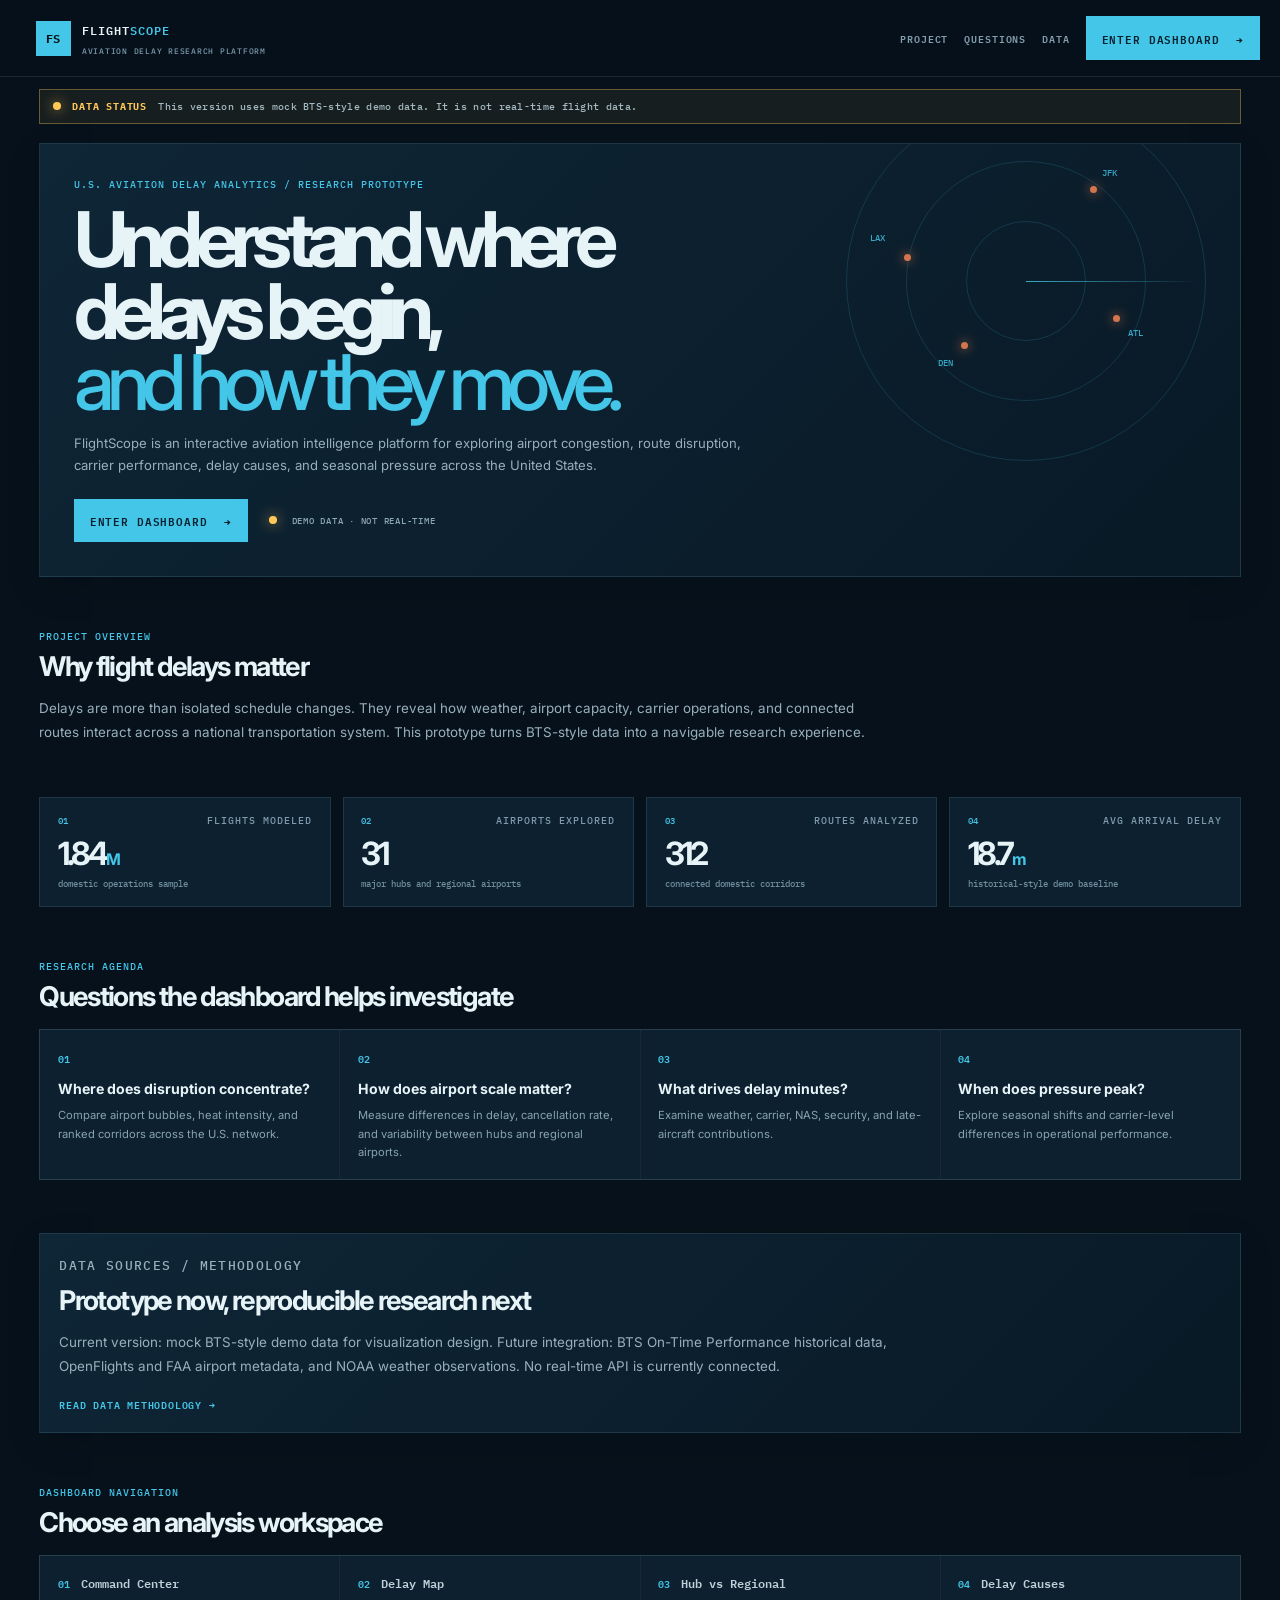
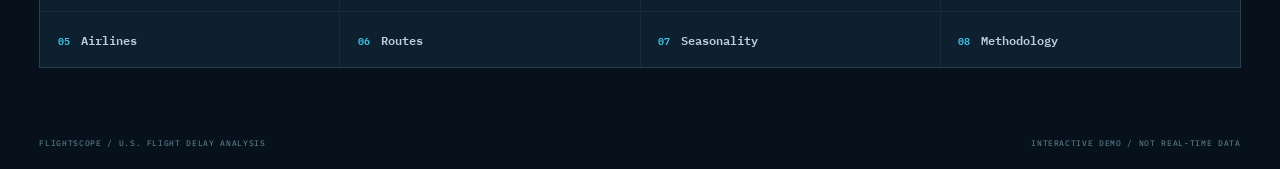
<file: index.html>
<!DOCTYPE html>
<html lang="en">
<head>
  <meta charset="UTF-8"><meta name="viewport" content="width=device-width, initial-scale=1.0">
  <meta name="description" content="FlightScope U.S. aviation delay analytics research platform">
  <title>FlightScope | U.S. Flight Delay Research</title>
  <link rel="preconnect" href="https://fonts.googleapis.com"><link rel="preconnect" href="https://fonts.gstatic.com" crossorigin>
  <link href="https://fonts.googleapis.com/css2?family=IBM+Plex+Mono:wght@400;500;600&family=Inter:wght@400;500;600;700;800&display=swap" rel="stylesheet">
  <link rel="stylesheet" href="./style.css">
</head>
<body class="landing">
  <header class="landing-nav"><a class="brand" href="./index.html"><span class="brand-mark">FS</span><span>FLIGHT<em>SCOPE</em><small>AVIATION DELAY RESEARCH PLATFORM</small></span></a><nav><a href="#overview">PROJECT</a><a href="#questions">QUESTIONS</a><a href="#sources">DATA</a><a class="button" href="./overview.html">ENTER DASHBOARD <b>→</b></a></nav></header>
  <main class="landing-main">
    <div class="data-status" role="status"><span class="demo-dot"></span><strong>Data status</strong><p>This version uses mock BTS-style demo data. It is not real-time flight data.</p></div>
    <section class="hero landing-hero panel"><div class="hero-copy"><p class="kicker cyan">U.S. AVIATION DELAY ANALYTICS / RESEARCH PROTOTYPE</p><h1>Understand where delays begin,<br><span>and how they move.</span></h1><p>FlightScope is an interactive aviation intelligence platform for exploring airport congestion, route disruption, carrier performance, delay causes, and seasonal pressure across the United States.</p><div class="hero-actions"><a class="button" href="./overview.html">ENTER DASHBOARD <b>→</b></a><span><i class="demo-dot"></i> DEMO DATA · NOT REAL-TIME</span></div></div><div class="hero-radar" aria-label="Decorative route radar"><div class="radar ring-1"></div><div class="radar ring-2"></div><div class="radar ring-3"></div><i class="scan"></i><i class="radar-point p1"></i><i class="radar-point p2"></i><i class="radar-point p3"></i><i class="radar-point p4"></i><span class="radar-label rl1">JFK</span><span class="radar-label rl2">ATL</span><span class="radar-label rl3">DEN</span><span class="radar-label rl4">LAX</span></div></section>
    <section class="landing-section" id="overview"><p class="kicker cyan">PROJECT OVERVIEW</p><h2>Why flight delays matter</h2><p class="section-lede">Delays are more than isolated schedule changes. They reveal how weather, airport capacity, carrier operations, and connected routes interact across a national transportation system. This prototype turns BTS-style data into a navigable research experience.</p></section>
    <section class="stats-grid landing-stats" aria-label="Key project metrics"><article class="metric-card"><div><span>01</span><small>FLIGHTS MODELED</small></div><strong>1.84<em>M</em></strong><p>domestic operations sample</p></article><article class="metric-card"><div><span>02</span><small>AIRPORTS EXPLORED</small></div><strong>31</strong><p>major hubs and regional airports</p></article><article class="metric-card"><div><span>03</span><small>ROUTES ANALYZED</small></div><strong>312</strong><p>connected domestic corridors</p></article><article class="metric-card"><div><span>04</span><small>AVG ARRIVAL DELAY</small></div><strong>18.7<em>m</em></strong><p>historical-style demo baseline</p></article></section>
    <section class="landing-section" id="questions"><p class="kicker cyan">RESEARCH AGENDA</p><h2>Questions the dashboard helps investigate</h2><div class="question-grid"><article><span>01</span><h3>Where does disruption concentrate?</h3><p>Compare airport bubbles, heat intensity, and ranked corridors across the U.S. network.</p></article><article><span>02</span><h3>How does airport scale matter?</h3><p>Measure differences in delay, cancellation rate, and variability between hubs and regional airports.</p></article><article><span>03</span><h3>What drives delay minutes?</h3><p>Examine weather, carrier, NAS, security, and late-aircraft contributions.</p></article><article><span>04</span><h3>When does pressure peak?</h3><p>Explore seasonal shifts and carrier-level differences in operational performance.</p></article></div></section>
    <section class="landing-section panel landing-sources" id="sources"><p class="kicker cyan">DATA SOURCES / METHODOLOGY</p><h2>Prototype now, reproducible research next</h2><p>Current version: mock BTS-style demo data for visualization design. Future integration: BTS On-Time Performance historical data, OpenFlights and FAA airport metadata, and NOAA weather observations. No real-time API is currently connected.</p><a class="text-link" href="./methodology.html">READ DATA METHODOLOGY →</a></section>
    <section class="landing-section"><p class="kicker cyan">DASHBOARD NAVIGATION</p><h2>Choose an analysis workspace</h2><div class="workspace-grid"><a href="./overview.html"><b>01</b><span>Command Center</span></a><a href="./map.html"><b>02</b><span>Delay Map</span></a><a href="./hub-vs-regional.html"><b>03</b><span>Hub vs Regional</span></a><a href="./delay-causes.html"><b>04</b><span>Delay Causes</span></a><a href="./airlines.html"><b>05</b><span>Airlines</span></a><a href="./routes.html"><b>06</b><span>Routes</span></a><a href="./seasonality.html"><b>07</b><span>Seasonality</span></a><a href="./methodology.html"><b>08</b><span>Methodology</span></a></div></section>
    <footer><span>FLIGHTSCOPE / U.S. FLIGHT DELAY ANALYSIS</span><span>INTERACTIVE DEMO / NOT REAL-TIME DATA</span></footer>
  </main>
</body>
</html>
</file>
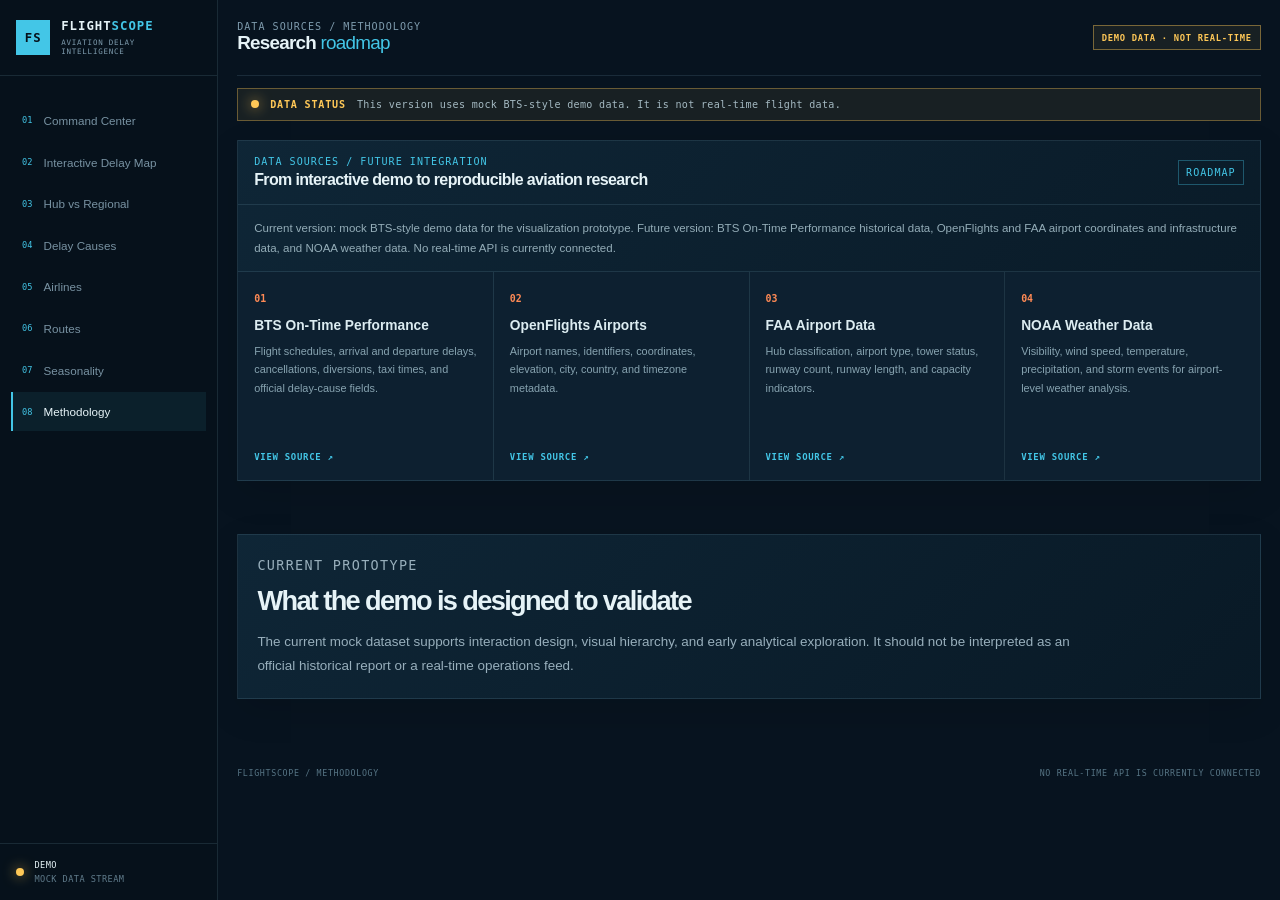
<file: methodology.html>
<!DOCTYPE html><html lang="en"><head><meta charset="UTF-8"><meta name="viewport" content="width=device-width, initial-scale=1.0"><title>FlightScope | Methodology</title><link rel="stylesheet" href="./style.css"></head><body>
<aside class="sidebar"><a class="brand" href="./index.html"><span class="brand-mark">FS</span><span>FLIGHT<em>SCOPE</em><small>AVIATION DELAY INTELLIGENCE</small></span></a><nav><a href="./overview.html"><b>01</b><span>Command Center</span></a><a href="./map.html"><b>02</b><span>Interactive Delay Map</span></a><a href="./hub-vs-regional.html"><b>03</b><span>Hub vs Regional</span></a><a href="./delay-causes.html"><b>04</b><span>Delay Causes</span></a><a href="./airlines.html"><b>05</b><span>Airlines</span></a><a href="./routes.html"><b>06</b><span>Routes</span></a><a href="./seasonality.html"><b>07</b><span>Seasonality</span></a><a class="active" href="./methodology.html"><b>08</b><span>Methodology</span></a></nav><div class="sidebar-foot"><span class="demo-dot"></span><div><strong>DEMO</strong><small>MOCK DATA STREAM</small></div></div></aside>
<main class="shell"><header class="topbar"><div><p class="kicker">DATA SOURCES / METHODOLOGY</p><h1>Research <span>roadmap</span></h1></div><div class="topbar-actions"><span class="header-demo-badge">DEMO DATA · NOT REAL-TIME</span></div></header><div class="data-status"><span class="demo-dot"></span><strong>Data status</strong><p>This version uses mock BTS-style demo data. It is not real-time flight data.</p></div>
<section class="analysis-section panel sources-panel page-lead"><header class="panel-head"><div><p class="kicker cyan">DATA SOURCES / FUTURE INTEGRATION</p><h2>From interactive demo to reproducible aviation research</h2></div><span class="tiny-badge">ROADMAP</span></header><p class="sources-intro">Current version: mock BTS-style demo data for the visualization prototype. Future version: BTS On-Time Performance historical data, OpenFlights and FAA airport coordinates and infrastructure data, and NOAA weather data. No real-time API is currently connected.</p><div class="sources-grid"><article><span>01</span><h3>BTS On-Time Performance</h3><p>Flight schedules, arrival and departure delays, cancellations, diversions, taxi times, and official delay-cause fields.</p><a href="https://www.transtats.bts.gov/ontime/" target="_blank" rel="noreferrer">VIEW SOURCE ↗</a></article><article><span>02</span><h3>OpenFlights Airports</h3><p>Airport names, identifiers, coordinates, elevation, city, country, and timezone metadata.</p><a href="https://openflights.org/data.html" target="_blank" rel="noreferrer">VIEW SOURCE ↗</a></article><article><span>03</span><h3>FAA Airport Data</h3><p>Hub classification, airport type, tower status, runway count, runway length, and capacity indicators.</p><a href="https://www.faa.gov/airports" target="_blank" rel="noreferrer">VIEW SOURCE ↗</a></article><article><span>04</span><h3>NOAA Weather Data</h3><p>Visibility, wind speed, temperature, precipitation, and storm events for airport-level weather analysis.</p><a href="https://www.ncei.noaa.gov/cdo-web/" target="_blank" rel="noreferrer">VIEW SOURCE ↗</a></article></div></section>
<section class="landing-section panel methodology-note"><p class="kicker cyan">CURRENT PROTOTYPE</p><h2>What the demo is designed to validate</h2><p>The current mock dataset supports interaction design, visual hierarchy, and early analytical exploration. It should not be interpreted as an official historical report or a real-time operations feed.</p></section>
<footer><span>FLIGHTSCOPE / METHODOLOGY</span><span>NO REAL-TIME API IS CURRENTLY CONNECTED</span></footer></main></body></html>
</file>
<file: style.css>
:root{--bg:#07131f;--deep:#091927;--panel:#0d2030;--panel2:#102737;--line:rgba(139,187,208,.14);--cyan:#43c6e7;--teal:#1fa5b7;--orange:#ff8a55;--amber:#ffc857;--green:#5bd39a;--red:#fa6b74;--text:#e6f3f7;--muted:#7e9bad;--mono:"IBM Plex Mono",monospace;--sans:"Inter",sans-serif}
/* Core dashboard layout: dark shell, navigation, cards, map, and chart surfaces. */
*{box-sizing:border-box}html{scroll-behavior:smooth}body{margin:0;background:var(--bg);color:var(--text);font-family:var(--sans)}a{text-decoration:none;color:inherit}.kicker,small,.control-row span,.chart-legend,.tiny-badge,.type-badge{font:500 .63rem var(--mono);letter-spacing:.1em;color:var(--muted)}.cyan{color:var(--cyan)}h1,h2,p{margin:0}.sidebar{position:fixed;z-index:1200;inset:0 auto 0 0;width:218px;display:flex;flex-direction:column;background:#06111b;border-right:1px solid var(--line)}.brand{display:flex;align-items:center;gap:.68rem;height:76px;padding:0 1rem;border-bottom:1px solid var(--line);font:600 .77rem var(--mono);letter-spacing:.08em}.brand em{color:var(--cyan);font-style:normal}.brand small{display:block;margin-top:.32rem;font-size:.47rem}.brand-mark{display:grid;place-items:center;width:35px;height:35px;color:#06111b;background:var(--cyan);font-weight:700}.sidebar nav{padding:1.4rem .7rem}.sidebar nav a{display:flex;gap:.7rem;align-items:center;padding:.82rem .55rem;margin:.15rem 0;color:#7892a2;font-size:.73rem;border-left:2px solid transparent;transition:.2s}.sidebar nav a:hover,.sidebar nav a.active{color:var(--text);background:rgba(67,198,231,.08);border-left-color:var(--cyan)}.sidebar nav b{color:var(--cyan);font:500 .54rem var(--mono)}.sidebar-foot{display:flex;align-items:center;gap:.65rem;margin-top:auto;padding:1rem;border-top:1px solid var(--line)}.sidebar-foot strong,.sidebar-foot small{display:block;font:500 .54rem var(--mono);letter-spacing:.05em}.sidebar-foot small{margin-top:.25rem;color:#607b8b}.shell{margin-left:218px;padding:0 1.2rem}.topbar{min-height:76px;display:flex;align-items:center;justify-content:space-between;gap:1rem;border-bottom:1px solid var(--line)}h1{font-size:1.18rem;letter-spacing:-.04em}h1 span{color:var(--cyan);font-weight:500}.topbar-actions{display:flex;align-items:center;gap:1rem}.search{position:relative}.search input{width:250px;padding:.65rem .8rem .65rem 2rem;color:var(--text);border:1px solid var(--line);outline:0;background:#0a1c2a;font:500 .67rem var(--mono)}.search>span{position:absolute;z-index:2;left:.72rem;top:.38rem;color:var(--cyan);font-size:1.1rem}.search-results{display:none;position:absolute;z-index:1500;top:39px;width:100%;background:#0c2231;border:1px solid var(--line);box-shadow:0 12px 30px #030a10}.search-results.show{display:block}.search-results button{display:block;width:100%;padding:.65rem .75rem;text-align:left;color:var(--text);border:0;border-bottom:1px solid var(--line);background:transparent;font:500 .67rem var(--mono);cursor:pointer}.search-results button:hover{background:rgba(67,198,231,.1)}.clock{padding-left:1rem;border-left:1px solid var(--line)}.clock span,.clock strong{display:block;font:500 .58rem var(--mono);letter-spacing:.1em}.clock span{color:var(--cyan);margin-bottom:.2rem}.panel{border:1px solid var(--line);background:linear-gradient(135deg,rgba(15,38,55,.97),rgba(9,25,38,.97));box-shadow:0 12px 35px rgba(0,0,0,.11)}.hero{position:relative;min-height:274px;overflow:hidden;margin:1.2rem 0;padding:2.1rem}.hero-copy{position:relative;z-index:2;max-width:700px}.hero h2{max-width:680px;margin:.8rem 0;font-size:clamp(2.4rem,4.5vw,4.4rem);line-height:.95;letter-spacing:-.09em}.hero-copy>p:not(.kicker){max-width:710px;color:#98afbc;font-size:.82rem;line-height:1.7}.hero-actions{display:flex;align-items:center;gap:1.3rem;margin-top:1.4rem}.hero-actions>span{font:500 .59rem var(--mono);letter-spacing:.08em;color:#8ba6b4}.hero-actions i{margin-right:.55rem}.button{display:inline-block;padding:.76rem 1rem;color:#06202d;background:var(--cyan);font:600 .67rem var(--mono);letter-spacing:.08em;transition:.2s}.button:hover{transform:translateY(-2px);box-shadow:0 7px 18px rgba(67,198,231,.18)}.button b{margin-left:.55rem}.hero-radar{position:absolute;width:380px;height:380px;right:2%;top:-53px;opacity:.82}.radar{position:absolute;inset:50% auto auto 50%;border:1px solid rgba(67,198,231,.2);border-radius:50%;transform:translate(-50%,-50%)}.ring-1{width:120px;height:120px}.ring-2{width:240px;height:240px}.ring-3{width:360px;height:360px}.scan{position:absolute;left:50%;top:50%;width:174px;height:1px;background:linear-gradient(90deg,var(--cyan),transparent);transform-origin:left;animation:scan 7s linear infinite}@keyframes scan{to{transform:rotate(360deg)}}.radar-point{position:absolute;width:7px;height:7px;border-radius:50%;background:var(--orange);box-shadow:0 0 12px var(--orange)}.p1{top:25%;left:67%}.p2{top:59%;left:73%}.p3{top:66%;left:33%}.p4{top:43%;left:18%}.radar-label{position:absolute;color:var(--cyan);font:500 .55rem var(--mono)}.rl1{top:20%;left:70%}.rl2{top:62%;left:77%}.rl3{top:70%;left:27%}.rl4{top:37%;left:9%}.stats-grid{display:grid;grid-template-columns:repeat(4,1fr);gap:.75rem;margin-bottom:.75rem}.metric-card{padding:1rem 1.1rem;border:1px solid var(--line);background:var(--panel)}.metric-card div{display:flex;justify-content:space-between}.metric-card div span{color:var(--cyan);font:500 .58rem var(--mono)}.metric-card strong{display:block;margin:.45rem 0 .3rem;font-size:2rem;letter-spacing:-.1em}.metric-card em{color:var(--cyan);font-size:1rem;font-style:normal}.metric-card p{color:#6f8d9e;font:500 .57rem var(--mono)}.metric-card b{color:var(--green)}.metric-card .warn{color:var(--orange)}.panel-head{display:flex;align-items:center;justify-content:space-between;gap:1rem;min-height:64px;padding:.85rem 1rem;border-bottom:1px solid var(--line)}.panel-head h2{margin-top:.26rem;font-size:1rem;letter-spacing:-.04em}.panel-head h2 small{margin-left:.55rem;color:#9bb6c4}.compact{min-height:58px}.control-row{display:flex;gap:.65rem}.control-row span{display:block;margin-bottom:.25rem;color:#7e9bad;font-size:.54rem}select{min-width:140px;padding:.48rem .6rem;color:#c8dce4;border:1px solid var(--line);outline:0;background:#0a1c2a;font:500 .62rem var(--mono)}.map-panel{margin-bottom:.75rem}.map-wrap{position:relative}#map{height:470px;background:#07141e}.map-legend{position:absolute;z-index:600;left:12px;bottom:12px;padding:.58rem .7rem;background:rgba(6,17,27,.86);border:1px solid var(--line)}.map-legend small{display:block;margin-bottom:.32rem}.map-legend i{display:block;width:150px;height:5px;margin-bottom:.22rem;background:linear-gradient(90deg,var(--cyan),var(--amber),var(--red))}.map-legend span{display:inline-block;width:73px;color:#91aaba;font:500 .52rem var(--mono)}.map-legend span:last-child{text-align:right}.map-message{position:absolute;z-index:600;top:12px;left:50%;transform:translateX(-50%);padding:.5rem .7rem;color:#9eb9c5;background:rgba(6,17,27,.8);border:1px solid var(--line);font:500 .57rem var(--mono)}.split-grid{display:grid;grid-template-columns:1fr 1fr;gap:.75rem;margin-bottom:.75rem}.airport-body{display:grid;grid-template-columns:1fr 1.45fr;gap:1rem;padding:1rem}.type-badge,.tiny-badge{padding:.35rem .45rem;color:var(--cyan);border:1px solid rgba(67,198,231,.35)}.delay-gauge{display:flex;flex-direction:column;justify-content:center;width:135px;height:135px;border:8px solid rgba(255,138,85,.2);border-top-color:var(--orange);border-right-color:var(--orange);border-radius:50%;text-align:center}.delay-gauge strong{font-size:2rem;letter-spacing:-.1em}.delay-gauge span{font:500 .5rem var(--mono);color:#8ca7b5}.airport-summary p{margin-top:.65rem;color:#8ea8b6;font:500 .62rem var(--mono);line-height:1.6}.mini-metrics{display:grid;grid-template-columns:1fr 1fr}.mini-metrics div{padding:.75rem;border-left:1px solid var(--line);border-bottom:1px solid var(--line)}.mini-metrics small,.network-aside small{display:block;margin-bottom:.35rem}.mini-metrics strong{font-size:1.25rem}.ranking-list{padding:.45rem 1rem .65rem}.ranking-item{display:grid;grid-template-columns:25px 1fr auto;gap:.4rem;align-items:center;padding:.45rem 0;border-bottom:1px solid var(--line);cursor:pointer}.ranking-item:hover{color:var(--cyan)}.ranking-item span{color:#608091;font:500 .62rem var(--mono)}.ranking-item b{font:600 .72rem var(--mono)}.ranking-item small{font-size:.55rem}.ranking-item em{color:var(--orange);font:500 .66rem var(--mono);font-style:normal}.chart-panel{min-width:0}.plot{height:290px}#comparison-chart{height:290px;padding:.55rem 1rem}.comparison-tooltip,.network-tooltip{position:fixed;z-index:2000;pointer-events:none;padding:.45rem .6rem;color:#dcebf0;background:#06131d;border:1px solid var(--line);font:500 .6rem var(--mono);line-height:1.6;opacity:0}.chart-legend{display:flex;align-items:center;gap:.32rem;font-size:.51rem}.chart-legend i{width:8px;height:8px;margin-left:.45rem;border-radius:50%;background:var(--cyan)}.chart-legend i:nth-child(2){background:var(--orange)}.network-panel{margin-bottom:.75rem}.network-layout{display:grid;grid-template-columns:1fr 190px}#network-chart{min-height:385px;overflow:hidden}.network-aside{padding:1rem;border-left:1px solid var(--line)}.network-aside>strong{display:block;margin:.4rem 0 1.2rem;color:var(--cyan);font:600 3.6rem var(--mono);letter-spacing:-.15em}.network-aside div{padding:.65rem 0;border-top:1px solid var(--line)}.network-aside b{font:600 1rem var(--mono)}.network-aside p:last-child{margin-top:1rem;color:#7894a4;font:500 .6rem var(--mono);line-height:1.7}.intelligence-card{padding-bottom:.6rem}.signal{display:grid;grid-template-columns:42px 1fr;gap:.65rem;margin:.65rem;padding:.6rem;border-left:2px solid var(--orange);background:rgba(255,138,85,.055)}.signal span{padding-top:.17rem;color:var(--orange);font:600 .59rem var(--mono)}.signal p{color:#8da7b5;font-size:.7rem;line-height:1.5}.signal strong{color:#dcecf1}.signal.medium{border-color:var(--amber);background:rgba(255,200,87,.04)}.signal.medium span{color:var(--amber)}.signal.normal{border-color:var(--green);background:rgba(91,211,154,.04)}.signal.normal span{color:var(--green)}footer{display:flex;justify-content:space-between;padding:1rem 0 1.3rem;color:#567484;font:500 .52rem var(--mono);letter-spacing:.08em}.leaflet-tile{filter:brightness(.62) saturate(.7) hue-rotate(165deg)}.leaflet-control-attribution{font-size:8px!important}.leaflet-popup-content-wrapper,.leaflet-popup-tip{color:#d8ebf1;background:#09202e;border-radius:0}.leaflet-popup-content{font:500 .66rem var(--mono);line-height:1.6}.leaflet-popup-content b{color:var(--cyan)}
@media(max-width:1060px){.chart-row,.bottom-row{grid-template-columns:1fr}.hero-radar{opacity:.38}.stats-grid{grid-template-columns:1fr 1fr}}
@media(max-width:790px){.sidebar{position:relative;width:auto;height:auto}.brand{height:62px}.sidebar nav{display:flex;overflow:auto;padding:.4rem}.sidebar nav a{white-space:nowrap;padding:.55rem}.sidebar-foot{display:none}.shell{margin-left:0;padding:0 .65rem}.topbar{align-items:flex-start;flex-direction:column;padding:.85rem 0}.topbar-actions{width:100%}.search{flex:1}.search input{width:100%}.hero{padding:1.35rem}.hero h2{font-size:2.8rem}.hero-radar{right:-160px}.detail-row{grid-template-columns:1fr}.panel-head{align-items:flex-start;flex-direction:column}.control-row{width:100%;overflow:auto}.map-wrap #map{height:390px}.network-layout{grid-template-columns:1fr}.network-aside{display:none}footer{display:block}footer span{display:block;margin-top:.4rem}}
@media(max-width:490px){.stats-grid{gap:.45rem}.metric-card{padding:.75rem}.metric-card strong{font-size:1.5rem}.airport-body{display:block}.mini-metrics{margin-top:.7rem}.hero h2{font-size:2.25rem}.hero-copy>p:not(.kicker){font-size:.72rem}.clock{display:none}.chart-legend{display:none}select{min-width:128px}}

/* Full portfolio analysis sections */
.filter-console{display:flex;align-items:center;justify-content:space-between;gap:1rem;margin-bottom:.75rem;padding:.8rem 1rem}.filter-console h2{margin-top:.25rem;font-size:.95rem}.wide{align-items:end}.range-control{min-width:190px}.range-control span{display:flex;justify-content:space-between}.range-control b{color:var(--cyan);font-weight:500}.range-control input{width:100%;accent-color:var(--cyan)}.stats-grid{grid-template-columns:repeat(6,1fr)}.code-stat{color:var(--orange)}.route-stat{color:var(--orange);font-size:1.47rem!important}.analysis-section{margin-bottom:.75rem;scroll-margin-top:10px}.analysis-grid{display:grid;grid-template-columns:1fr 1fr;gap:1px;background:var(--line)}.analysis-grid.three{grid-template-columns:repeat(3,1fr)}.analysis-grid article{min-width:0;padding:.8rem;background:var(--panel)}.analysis-grid h3{margin:.15rem 0 .25rem;color:#bdd1d9;font:600 .7rem var(--mono);letter-spacing:.06em}.large-plot{height:290px}.wide-plot{height:315px}.route-plot{height:280px}.summary-strip,.airline-cards,.season-cards{display:grid;grid-template-columns:repeat(4,1fr);gap:1px;background:var(--line);border-bottom:1px solid var(--line)}.summary-strip article,.airline-card,.season-card{padding:.85rem;background:var(--panel)}.summary-strip small,.airline-card small,.season-card small{display:block;margin-bottom:.4rem}.summary-strip strong,.airline-card strong,.season-card strong{font:600 1.4rem var(--mono);letter-spacing:-.08em}.summary-strip p,.airline-card p,.season-card p{margin-top:.35rem;color:#7694a3;font:500 .57rem var(--mono);line-height:1.5}.summary-strip em{color:var(--cyan);font-style:normal}.cause-layout{grid-template-columns:1.55fr .75fr}.cause-definitions{display:flex;flex-wrap:wrap;gap:.55rem;padding:.72rem 1rem}.cause-definitions span{padding:.25rem .4rem;color:#93b2bf;border:1px solid var(--line);font:500 .55rem var(--mono);cursor:help}.airline-cards{grid-template-columns:repeat(8,1fr)}.airline-card{cursor:pointer}.airline-card:hover{background:#143246}.airline-card strong{display:block;color:var(--cyan);font-size:1.05rem}.airline-card b{color:#dcebf0;font:500 .62rem var(--mono)}.season-cards{grid-template-columns:repeat(4,1fr)}.season-card strong{color:var(--cyan)}.route-analysis-layout{display:grid;grid-template-columns:1fr 190px}.route-table-wrap{overflow:auto}.route-table-wrap table{width:100%;border-collapse:collapse;font:500 .62rem var(--mono)}th,td{padding:.58rem .72rem;text-align:left;border-bottom:1px solid var(--line)}th{color:#7697a5;font-size:.53rem;letter-spacing:.08em}td{color:#aec5ce}.route-row{cursor:pointer}.route-row:hover,.route-row.active{background:rgba(67,198,231,.09)}.severity{font-size:.53rem}.severity.severe{color:var(--red)}.severity.high{color:var(--orange)}.severity.moderate{color:var(--amber)}.route-detail{padding:1rem;border-left:1px solid var(--line);background:rgba(6,17,27,.3)}.route-detail strong,.route-detail span,.route-detail small{display:block}.route-detail strong{margin:.65rem 0;color:var(--cyan);font:600 1.5rem var(--mono);letter-spacing:-.1em}.route-detail span{color:var(--orange);font:500 .63rem var(--mono)}.route-detail small{margin-top:1rem;line-height:1.6}.leaflet-interactive.route-line{transition:stroke-opacity .18s,stroke-width .18s}.leaflet-interactive.route-line:hover{stroke-opacity:1}
@media(max-width:1250px){.stats-grid{grid-template-columns:repeat(3,1fr)}.airline-cards{grid-template-columns:repeat(4,1fr)}}
@media(max-width:980px){.filter-console{align-items:flex-start;flex-direction:column}.analysis-grid.three{grid-template-columns:1fr}.route-analysis-layout{grid-template-columns:1fr}.route-detail{display:none}}
@media(max-width:790px){.analysis-grid,.cause-layout{grid-template-columns:1fr}.summary-strip{grid-template-columns:1fr 1fr}.wide{flex-wrap:wrap}.airline-cards{grid-template-columns:1fr 1fr}.season-cards{grid-template-columns:1fr 1fr}.stats-grid{grid-template-columns:1fr 1fr}}

.demo-dot{display:inline-block;width:8px;height:8px;border-radius:50%;background:var(--amber);box-shadow:0 0 13px rgba(255,200,87,.75)}.header-demo-badge{padding:.38rem .5rem;color:var(--amber);border:1px solid rgba(255,200,87,.42);background:rgba(255,200,87,.065);font:600 .55rem var(--mono);letter-spacing:.08em;white-space:nowrap}.data-status{display:flex;align-items:center;gap:.7rem;margin-top:.75rem;padding:.62rem .8rem;color:#b9ccd3;border:1px solid rgba(255,200,87,.35);background:rgba(255,200,87,.065);font:500 .63rem var(--mono);letter-spacing:.03em}.data-status strong{color:var(--amber);letter-spacing:.08em;text-transform:uppercase}.data-status p{color:#a4b9c2}.analysis-note,.sources-intro{padding:.8rem 1rem;color:#94adb8;border-bottom:1px solid var(--line);font-size:.72rem;line-height:1.75}.analysis-note strong{color:var(--cyan)}.definition-tooltip{position:relative}.definition-tooltip:focus,.definition-tooltip:hover{color:var(--cyan);border-color:rgba(67,198,231,.65)}.definition-tooltip:after{position:absolute;z-index:1800;left:0;bottom:calc(100% + 8px);width:245px;padding:.55rem .62rem;pointer-events:none;color:#d5e7ec;background:#05121c;border:1px solid rgba(67,198,231,.36);content:attr(data-tooltip);font:500 .61rem var(--mono);line-height:1.6;opacity:0;transform:translateY(4px);transition:.16s}.definition-tooltip:hover:after,.definition-tooltip:focus:after{opacity:1;transform:translateY(0)}.sources-grid{display:grid;grid-template-columns:repeat(4,1fr);gap:1px;background:var(--line)}.sources-grid article{padding:1rem;background:var(--panel)}.sources-grid span{color:var(--orange);font:600 .62rem var(--mono)}.sources-grid h3{margin:.75rem 0 .55rem;color:#dcecf1;font-size:.86rem}.sources-grid p{min-height:100px;color:#87a3b0;font-size:.68rem;line-height:1.7}.sources-grid a{display:inline-block;margin-top:.65rem;color:var(--cyan);font:600 .56rem var(--mono);letter-spacing:.08em}.sources-grid a:hover{text-decoration:underline}.route-line-selected{filter:drop-shadow(0 0 5px rgba(255,255,255,.8))}
@media(max-width:980px){.sources-grid{grid-template-columns:1fr 1fr}}
@media(max-width:620px){.data-status{align-items:flex-start;flex-wrap:wrap}.data-status p{flex-basis:100%}.sources-grid{grid-template-columns:1fr}.sources-grid p{min-height:auto}}

/* Multi-page landing and focused workspace layout */
.page-lead{margin-top:1.2rem}.landing{background:#06111b}.landing-main{max-width:1240px;margin:auto;padding:0 1.2rem}.landing-nav{position:sticky;z-index:1400;top:0;display:flex;align-items:center;justify-content:space-between;min-height:76px;padding:0 max(1.2rem,calc((100vw - 1240px)/2));background:rgba(6,17,27,.96);border-bottom:1px solid var(--line);backdrop-filter:blur(16px)}.landing-nav .brand{height:76px;border:0}.landing-nav nav{display:flex;align-items:center;gap:1rem}.landing-nav nav a:not(.button){color:#829eab;font:600 .6rem var(--mono);letter-spacing:.09em}.landing-nav nav a:hover{color:var(--cyan)}.landing-hero{min-height:430px}.landing-hero h1{max-width:810px;margin:.85rem 0;font-size:clamp(3rem,6vw,5.6rem);line-height:.93;letter-spacing:-.1em}.landing-hero h1 span{color:var(--cyan)}.landing-section{margin:3.3rem 0}.landing-section>h2{margin:.45rem 0 .8rem;font-size:1.7rem;letter-spacing:-.06em}.section-lede,.landing-sources>p,.methodology-note>p{max-width:850px;color:#98afbc;font-size:.84rem;line-height:1.8}.landing-stats{grid-template-columns:repeat(4,1fr);margin:1rem 0 3.3rem}.question-grid,.workspace-grid{display:grid;grid-template-columns:repeat(4,1fr);gap:1px;margin-top:1rem;background:var(--line);border:1px solid var(--line)}.question-grid article,.workspace-grid a{padding:1.1rem;background:var(--panel)}.question-grid span,.workspace-grid b{color:var(--cyan);font:600 .61rem var(--mono)}.question-grid h3{margin:.8rem 0 .55rem;font-size:.88rem}.question-grid p{color:#87a3b0;font-size:.7rem;line-height:1.65}.landing-sources,.methodology-note{padding:1.2rem}.text-link{display:inline-block;margin-top:1rem;color:var(--cyan);font:600 .62rem var(--mono);letter-spacing:.08em}.workspace-grid a{display:flex;gap:.7rem;align-items:center;color:#bed1d8;font:600 .72rem var(--mono);transition:.16s}.workspace-grid a:hover{color:var(--cyan);background:#123044}
@media(max-width:790px){.landing-nav{position:relative;display:block;padding:.3rem .65rem}.landing-nav nav{gap:.7rem;overflow:auto;padding:.4rem}.landing-nav nav a:not(.button){white-space:nowrap}.landing-main{padding:0 .65rem}.landing-hero{min-height:390px}.question-grid,.workspace-grid{grid-template-columns:1fr 1fr}}
@media(max-width:490px){.landing-nav nav a:not(.button){display:none}.landing-hero h1{font-size:3rem}.landing-stats{grid-template-columns:1fr 1fr}.question-grid,.workspace-grid{grid-template-columns:1fr}}
</file>
